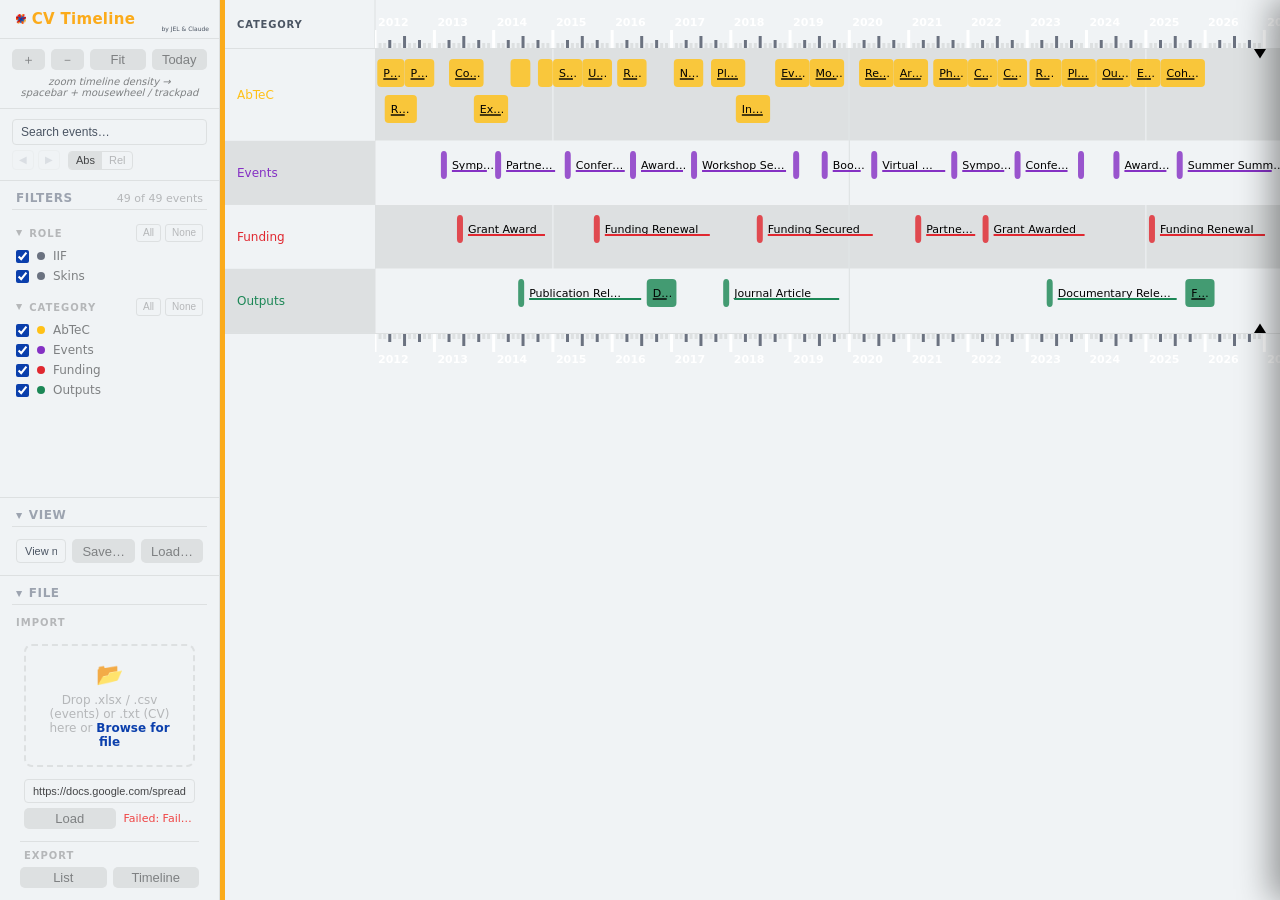
<file: index.html>
<!DOCTYPE html>
<html lang="en">
<head>
<meta charset="UTF-8">
<meta name="viewport" content="width=device-width, initial-scale=1.0">
<title>AbTeC Timeline</title>
<link rel="preconnect" href="https://fonts.googleapis.com">
<link rel="preconnect" href="https://fonts.gstatic.com" crossorigin>
<link href="https://fonts.googleapis.com/css2?family=Nunito:wght@300;400;600;700&display=swap" rel="stylesheet">
<script src="https://cdn.sheetjs.com/xlsx-0.20.3/package/dist/xlsx.full.min.js"
        integrity="sha384-EnyY0/GSHQGSxSgMwaIPzSESbqoOLSexfnSMN2AP+39Ckmn92stwABZynq1JyzdT"
        crossorigin="anonymous"></script>
<link rel="stylesheet" href="styles.css">
</head>
<body>

<!-- Sidebar -->
<div id="sidebar">
  <div id="sidebar-title">
    <span id=""><a href="https://abtec.org/" target="_blank" rel="noopener noreferrer"><img src="image/AbTeC_logo.png" alt="AbTeC" style="height: 10px; width: auto;" /></a></span>
    <span id="sidebar-title-text">AbTeC Timeline</span>
    <span id="sidebar-byline">by JEL &amp; Claude</span>
  </div>
  <div id="sidebar-controls">
    <button class="tb-btn" id="btn-zoomin"  title="Zoom in">＋</button>
    <button class="tb-btn" id="btn-zoomout" title="Zoom out">－</button>
    <button class="tb-btn sb-btn" id="btn-fit"   title="Fit all events in view">Fit</button>
    <button class="tb-btn sb-btn" id="btn-today" title="Scroll to today">Today</button>
    <div id="view-hint">
      <span class="hint-desktop">zoom timeline density &#8594;<br>spacebar + mousewheel / trackpad</span>
      <span class="hint-mobile">zoom timeline density &#8594; horizontal pinch</span>
    </div>
  </div>
  <div id="search-box">
    <input id="search-input" type="text" placeholder="Search events…" autocomplete="off">
    <div id="search-nav-row">
      <button class="search-nav-btn" id="search-prev" title="Previous match" disabled>◀</button>
      <button class="search-nav-btn" id="search-next" title="Next match" disabled>▶</button>
      <div id="search-mode-toggle">
        <button class="search-mode-btn active" id="search-abs" title="Search from earliest match">Abs</button>
        <button class="search-mode-btn"        id="search-rel" title="Search forward from current view">Rel</button>
      </div>
      <span id="search-count"></span>
    </div>
  </div>
  <div id="filters">
    <div style="font-size:12px;color:#4b5563;padding:8px 4px">Load a file to see filters.</div>
  </div>
  <div id="sidebar-views-section">
    <div class="sf-section-label" id="svs-toggle" role="button" style="cursor:pointer">
      <span class="accordion-arrow open" id="svs-arrow">▶</span>
      View
    </div>
    <div id="svs-body" class="accordion-body">
      <div id="svs-save-row">
        <input id="view-name-input" type="text" placeholder="View name…" autocomplete="off">
        <button class="tb-btn sb-btn" id="btn-save-view">Save…</button>
        <button class="tb-btn sb-btn" id="btn-load-view">Load…</button>
      </div>
    </div>
  </div>
  <div id="sidebar-file-section">
    <div class="sf-section-label" id="sf-toggle" role="button" style="cursor:pointer">
      <span class="accordion-arrow open" id="sf-arrow">▶</span>
      File
    </div>
    <div id="sf-body" class="accordion-body">
      <div class="sf-subsection" id="sidebar-import">
        <div class="sf-sublabel">Import</div>
        <div id="drop-zone">
          <div class="dz-icon">📂</div>
          <div>Drop .xlsx / .csv (events) or .txt (CV) here or <span class="dz-browse">Browse for file</span></div>
          <label style="display:none">
            <input type="file" id="file-input" accept=".xlsx,.xls,.csv,.txt,.js">
          </label>
        </div>
        <div id="gsheet-box">
          <input id="gsheet-input" type="text" placeholder="Google Sheets URL…" autocomplete="off" spellcheck="false">
          <div id="gsheet-row">
            <button class="tb-btn sb-btn" id="btn-gsheet-load">Load</button>
            <span id="gsheet-status"></span>
          </div>
        </div>
      </div>
      <div class="sf-subsection" id="sidebar-export">
        <div class="sf-sublabel">Export</div>
        <div class="print-btns">
          <button class="tb-btn sb-btn" id="btn-export-md" title="Export event list as Markdown">List</button>
          <button class="tb-btn sb-btn" id="btn-export" title="Export timeline as PDF">Timeline</button>
        </div>
      </div>
    </div>
  </div>
</div>

<div id="sidebar-resizer"></div>
<div id="sidebar-overlay"></div>

<!-- Main -->
<div id="main">
  <div id="mobile-toolbar">
    <button id="btn-sidebar-toggle" title="Filters">☰</button>
    <span id="mobile-title">AbTeC Timeline</span>
    <button class="tb-btn" id="mob-zoomin"  title="Zoom in">＋</button>
    <button class="tb-btn" id="mob-zoomout" title="Zoom out">－</button>
    <button class="tb-btn" id="mob-fit"     title="Fit all">Fit</button>
    <button class="tb-btn" id="mob-today"   title="Today">Today</button>
  </div>
  <div id="tl-wrap">
    <div id="empty">
      <div style="font-size:40px">📅</div>
      <div>Drop an Excel file to get started</div>
    </div>
    <div id="tl-header"><svg id="hdr-svg" style="display:block;"></svg></div>
    <svg id="tl-svg"></svg>
    <div id="tl-bottom"><svg id="btm-svg" style="display:block;width:100%;height:40px;"></svg></div>
  </div>
</div>
<div id="_touch_anchor" style="display:none;position:absolute"></div>

<div id="tooltip">
  <div class="tt-headline" id="tt-headline"></div>
  <div class="tt-desc"     id="tt-desc"></div>
  <div class="tt-date"     id="tt-date"></div>
</div>

<!-- Storybox -->
<div id="drawer">
  <div id="drawer-header">
    <div id="drawer-nav">
      <button class="drawer-btn" id="drawer-prev" title="Previous event">◀</button>
      <button class="drawer-btn" id="drawer-next" title="Next event">▶</button>
      <div id="nav-scope-toggle">
        <button class="scope-btn active" id="scope-all">All</button>
        <button class="scope-btn"        id="scope-cat">Category</button>
      </div>
    </div>
    <button class="drawer-btn" id="drawer-x" title="Close">✕</button>
  </div>
  <div id="drawer-body">
    <h2 id="d-title"></h2>
    <div class="d-meta" id="d-meta"></div>
    <div class="d-media" id="d-media"></div>
    <div class="d-desc"  id="d-desc"></div>
    <div class="d-more"  id="d-more"></div>
    <div class="d-team"    id="d-team"></div>
    <div class="d-funders" id="d-funders"></div>
    <div id="d-themes"></div>
    <div id="d-concepts"></div>
    <div id="d-collaborators"></div>
  </div>
</div>

<div id="crosshair-label"></div>

<!-- Export modal -->
<div id="export-modal-bg">
  <div id="export-modal">
    <h2>Export PDF</h2>
    <div class="export-row">
      <label for="export-y1">Start Year</label>
      <input type="number" id="export-y1" min="1900" max="2100">
    </div>
    <div class="export-row">
      <label for="export-y2">End Year</label>
      <input type="number" id="export-y2" min="1900" max="2100">
    </div>
    <div class="export-btns">
      <button class="tb-btn" id="export-cancel">Cancel</button>
      <button class="tb-btn" id="export-go" style="background:#6366f1;color:#fff">Export</button>
    </div>
  </div>
</div>

<script src="js/colors.js"></script>
<script src="js/config.js"></script>
<script src="js/data-loaders.js"></script>
<script src="js/filters-and-layout.js"></script>
<script src="js/rendering.js"></script>
<script src="js/interactions.js"></script>
<script src="js/export-and-controls.js"></script>
<script src="js/views-and-mobile.js"></script>
</body>
</html>
</file>
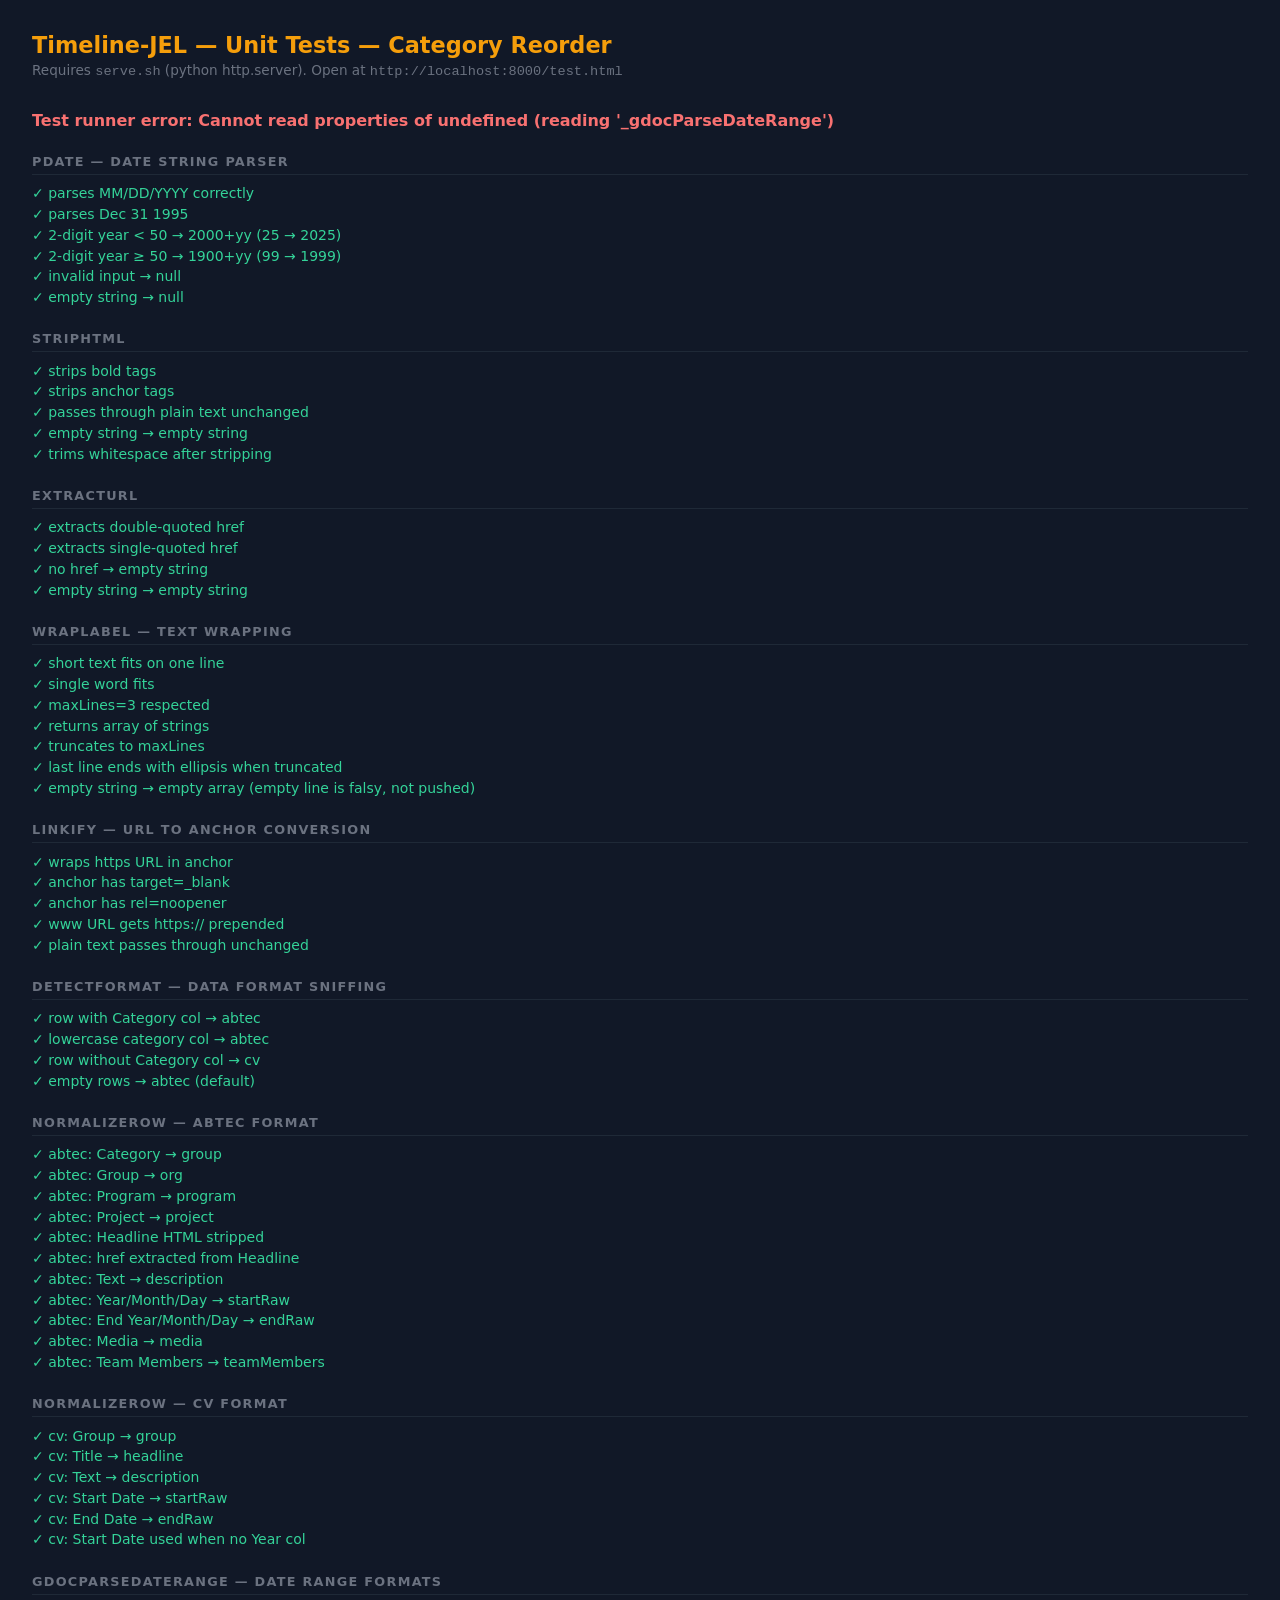
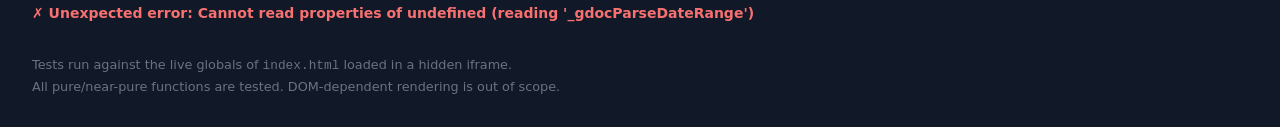
<file: test.html>
<!DOCTYPE html>
<html lang="en">
<head>
<meta charset="UTF-8">
<meta name="viewport" content="width=device-width, initial-scale=1.0">
<title>Timeline-JEL — Unit Tests — Category Reorder</title>
<style>
* { box-sizing: border-box; margin: 0; padding: 0; }
body { font-family: system-ui, sans-serif; background: #111827; color: #e5e7eb; padding: 2rem; }
h1 { font-size: 1.4rem; color: #f59e0b; margin-bottom: 0.25rem; }
.subtitle { font-size: 0.85rem; color: #6b7280; margin-bottom: 2rem; }
#status { font-size: 1rem; color: #9ca3af; margin-bottom: 1.5rem; }
#status.done-pass { color: #34d399; font-weight: 600; }
#status.done-fail { color: #f87171; font-weight: 600; }

h2 { font-size: 0.8rem; text-transform: uppercase; letter-spacing: 0.1em;
     color: #6b7280; margin: 1.5rem 0 0.5rem; border-bottom: 1px solid #1f2937; padding-bottom: 0.3rem; }

.pass { color: #34d399; font-size: 0.875rem; padding: 0.15rem 0; }
.pass::before { content: '✓  '; }
.fail { color: #f87171; font-size: 0.875rem; padding: 0.15rem 0; font-weight: 600; }
.fail::before { content: '✗  '; }
.fail-detail { color: #fca5a5; font-size: 0.775rem; padding: 0.1rem 0 0.1rem 1.5rem; font-family: monospace; }

#note { font-size: 0.8rem; color: #6b7280; margin-top: 2rem; line-height: 1.6; }
</style>
</head>
<body>
<h1>Timeline-JEL — Unit Tests — Category Reorder</h1>
<p class="subtitle">Requires <code>serve.sh</code> (python http.server). Open at <code>http://localhost:8000/test.html</code></p>
<div id="status">Loading app in iframe…</div>
<div id="results"></div>
<p id="note">
  Tests run against the live globals of <code>index.html</code> loaded in a hidden iframe.<br>
  All pure/near-pure functions are tested. DOM-dependent rendering is out of scope.
</p>

<!-- Hidden iframe: loads the full app so we can call its global functions -->
<iframe id="app-frame" src="index.html" style="display:none" title="app under test"></iframe>

<script>
// ── Test runner ────────────────────────────────────────────────────────────

let passed = 0, failed = 0;
const results = document.getElementById('results');
const statusEl = document.getElementById('status');
let currentSection = null;

function section(title) {
  const el = document.createElement('h2');
  el.textContent = title;
  results.appendChild(el);
  currentSection = title;
}

function pass(label) {
  passed++;
  const el = document.createElement('div');
  el.className = 'pass';
  el.textContent = label;
  results.appendChild(el);
}

function fail(label, got, expected) {
  failed++;
  const el = document.createElement('div');
  el.className = 'fail';
  el.textContent = label;
  results.appendChild(el);
  if (got !== undefined || expected !== undefined) {
    const detail = document.createElement('div');
    detail.className = 'fail-detail';
    detail.textContent = `got: ${JSON.stringify(got)}   expected: ${JSON.stringify(expected)}`;
    results.appendChild(detail);
  }
}

function assert(condition, label, got, expected) {
  if (condition) pass(label);
  else fail(label, got, expected);
}

function eq(a, b) {
  return JSON.stringify(a) === JSON.stringify(b);
}

// ── Tests ─────────────────────────────────────────────────────────────────

function runTests(fw) {
  // const-declared functions don't attach to window; retrieve via eval in iframe scope
  const stripHtml  = fw.eval('stripHtml');
  const extractUrl = fw.eval('extractUrl');

  // ── pDate ───────────────────────────────────────────────────────────────
  section('pDate — date string parser');

  let d;

  d = fw.pDate('1/15/2020');
  assert(d instanceof fw.Date && d.getFullYear() === 2020 && d.getMonth() === 0 && d.getDate() === 15,
    'parses MM/DD/YYYY correctly', [d?.getFullYear(), d?.getMonth(), d?.getDate()], [2020, 0, 15]);

  d = fw.pDate('12/31/1995');
  assert(d instanceof fw.Date && d.getFullYear() === 1995 && d.getMonth() === 11 && d.getDate() === 31,
    'parses Dec 31 1995', [d?.getFullYear(), d?.getMonth(), d?.getDate()], [1995, 11, 31]);

  d = fw.pDate('3/5/25');
  assert(d instanceof fw.Date && d.getFullYear() === 2025,
    '2-digit year < 50 → 2000+yy (25 → 2025)', d?.getFullYear(), 2025);

  d = fw.pDate('3/5/99');
  assert(d instanceof fw.Date && d.getFullYear() === 1999,
    '2-digit year ≥ 50 → 1900+yy (99 → 1999)', d?.getFullYear(), 1999);

  d = fw.pDate('not-a-date');
  assert(d === null, 'invalid input → null', d, null);

  d = fw.pDate('');
  assert(d === null, 'empty string → null', d, null);

  // ── stripHtml ────────────────────────────────────────────────────────────
  section('stripHtml');

  assert(stripHtml('<b>bold</b>') === 'bold',
    'strips bold tags', stripHtml('<b>bold</b>'), 'bold');

  assert(stripHtml('<a href="http://x.com">link</a>') === 'link',
    'strips anchor tags', stripHtml('<a href="http://x.com">link</a>'), 'link');

  assert(stripHtml('plain text') === 'plain text',
    'passes through plain text unchanged');

  assert(stripHtml('') === '',
    'empty string → empty string');

  assert(stripHtml('<p>  hello  </p>') === 'hello',
    'trims whitespace after stripping');

  // ── extractUrl ───────────────────────────────────────────────────────────
  section('extractUrl');

  assert(extractUrl('<a href="https://example.com">link</a>') === 'https://example.com',
    'extracts double-quoted href');

  assert(extractUrl("<a href='https://example.org'>link</a>") === 'https://example.org',
    'extracts single-quoted href');

  assert(extractUrl('plain text no link') === '',
    'no href → empty string');

  assert(extractUrl('') === '',
    'empty string → empty string');

  // ── wrapLabel ────────────────────────────────────────────────────────────
  section('wrapLabel — text wrapping');

  assert(eq(fw.wrapLabel('Hello World', 20, 3), ['Hello World']),
    'short text fits on one line');

  assert(eq(fw.wrapLabel('Hello', 10, 3), ['Hello']),
    'single word fits');

  let lines = fw.wrapLabel('one two three four', 7, 3);
  assert(lines.length <= 3, 'maxLines=3 respected');
  assert(typeof lines[0] === 'string', 'returns array of strings');

  // 3-word string, tight maxChars — forces wrap at maxLines and adds ellipsis
  lines = fw.wrapLabel('a b c d e f', 3, 2);
  assert(lines.length === 2, 'truncates to maxLines');
  assert(lines[lines.length - 1].endsWith('…'), 'last line ends with ellipsis when truncated',
    lines[lines.length - 1], '(should end with …)');

  assert(eq(fw.wrapLabel('', 10, 3), []),
    'empty string → empty array (empty line is falsy, not pushed)');

  // ── linkify ──────────────────────────────────────────────────────────────
  section('linkify — URL to anchor conversion');

  let linked;

  linked = fw.linkify('see https://example.com here');
  assert(linked.includes('<a href="https://example.com"'), 'wraps https URL in anchor');
  assert(linked.includes('target="_blank"'), 'anchor has target=_blank');
  assert(linked.includes('rel="noopener"'), 'anchor has rel=noopener');

  linked = fw.linkify('visit www.example.com today');
  assert(linked.includes('<a href="https://www.example.com"'), 'www URL gets https:// prepended');

  linked = fw.linkify('no links here at all');
  assert(linked === 'no links here at all', 'plain text passes through unchanged');

  // ── detectFormat ─────────────────────────────────────────────────────────
  section('detectFormat — data format sniffing');

  assert(fw.detectFormat([{ Category: 'Research', Group: 'AbTeC' }]) === 'abtec',
    'row with Category col → abtec');

  assert(fw.detectFormat([{ category: 'Art' }]) === 'abtec',
    'lowercase category col → abtec');

  assert(fw.detectFormat([{ Title: 'Paper', Group: 'RC' }]) === 'cv',
    'row without Category col → cv');

  assert(fw.detectFormat([]) === 'abtec',
    'empty rows → abtec (default)');

  // ── normalizeRow (abtec) ─────────────────────────────────────────────────
  section('normalizeRow — abtec format');

  const abtecRow = {
    Category:   'Art & Technology',
    Group:      'AbTeC',
    Program:    'SSHRC',
    Project:    'PoEMM',
    Headline:   '<a href="https://poemm.net">PoEMM Launch</a>',
    Text:       'A series of poems',
    Year:       '2012',
    Month:      '6',
    Day:        '15',
    'End Year': '2014',
    'End Month':'12',
    'End Day':  '31',
    Media:      'https://youtube.com/watch?v=abc',
    'Team Members': 'PI: Jason Lewis; RA: Bruno Nadeau',
  };
  const aN = fw.normalizeRow(abtecRow, 'abtec');

  assert(aN.group === 'Art & Technology', 'abtec: Category → group', aN.group, 'Art & Technology');
  assert(aN.org   === 'AbTeC',            'abtec: Group → org',     aN.org,   'AbTeC');
  assert(aN.program === 'SSHRC',          'abtec: Program → program', aN.program, 'SSHRC');
  assert(aN.project === 'PoEMM',          'abtec: Project → project', aN.project, 'PoEMM');
  assert(aN.headline === 'PoEMM Launch',  'abtec: Headline HTML stripped', aN.headline, 'PoEMM Launch');
  assert(aN.headlineUrl === 'https://poemm.net', 'abtec: href extracted from Headline', aN.headlineUrl, 'https://poemm.net');
  assert(aN.description === 'A series of poems', 'abtec: Text → description', aN.description, 'A series of poems');
  assert(aN.startRaw === '6/15/2012',  'abtec: Year/Month/Day → startRaw', aN.startRaw, '6/15/2012');
  assert(aN.endRaw   === '12/31/2014', 'abtec: End Year/Month/Day → endRaw', aN.endRaw, '12/31/2014');
  assert(aN.media === 'https://youtube.com/watch?v=abc', 'abtec: Media → media', aN.media, 'https://youtube.com/watch?v=abc');
  assert(aN.teamMembers === 'PI: Jason Lewis; RA: Bruno Nadeau', 'abtec: Team Members → teamMembers');

  // ── normalizeRow (cv) ────────────────────────────────────────────────────
  section('normalizeRow — cv format');

  const cvRow = {
    Group:  'Research-Creation',
    Title:  'My Paper',
    Text:   'An abstract',
    'Start Date': '3/1/2018',
    'End Date':   '3/15/2018',
  };
  const cN = fw.normalizeRow(cvRow, 'cv');

  assert(cN.group === 'Research-Creation', 'cv: Group → group',    cN.group, 'Research-Creation');
  assert(cN.headline === 'My Paper',       'cv: Title → headline', cN.headline, 'My Paper');
  assert(cN.description === 'An abstract', 'cv: Text → description', cN.description, 'An abstract');
  assert(cN.startRaw === '3/1/2018',  'cv: Start Date → startRaw', cN.startRaw, '3/1/2018');
  assert(cN.endRaw   === '3/15/2018', 'cv: End Date → endRaw',     cN.endRaw, '3/15/2018');

  // missing Year col: should fall through to Start Date
  const cvRow2 = { Group: 'Teaching', Title: 'Course', 'Start Date': '9/1/2019' };
  const cN2 = fw.normalizeRow(cvRow2, 'cv');
  assert(cN2.startRaw === '9/1/2019', 'cv: Start Date used when no Year col');

  // ── gdocParseDateRange ───────────────────────────────────────────────────
  section('gdocParseDateRange — date range formats');

  let dr;

  dr = fw.CVFormat._gdocParseDateRange('2020');
  assert(eq(dr, ['01/01/2020', '01/01/2020']), 'YYYY → single date', dr, ['01/01/2020', '01/01/2020']);

  dr = fw.CVFormat._gdocParseDateRange('2019-2021');
  assert(eq(dr, ['01/01/2019', '01/01/2021']), 'YYYY-YYYY range', dr, ['01/01/2019', '01/01/2021']);

  dr = fw.CVFormat._gdocParseDateRange('2019-21');
  assert(eq(dr, ['01/01/2019', '06/30/2021']), 'YYYY-YY shorthand', dr, ['01/01/2019', '06/30/2021']);

  dr = fw.CVFormat._gdocParseDateRange('9.18');
  assert(eq(dr, ['09/01/2018', '09/01/2018']), 'M.YY → month/year (18→2018)', dr, ['09/01/2018', '09/01/2018']);

  dr = fw.CVFormat._gdocParseDateRange('9.2018');
  assert(eq(dr, ['09/01/2018', '09/01/2018']), 'M.YYYY full year', dr, ['09/01/2018', '09/01/2018']);

  dr = fw.CVFormat._gdocParseDateRange('9.18-12.20');
  assert(eq(dr, ['09/01/2018', '12/01/2020']), 'M.YY-M.YY range', dr, ['09/01/2018', '12/01/2020']);

  dr = fw.CVFormat._gdocParseDateRange('January 2020');
  assert(eq(dr, ['01/01/2020', '01/01/2020']), 'Month YYYY', dr, ['01/01/2020', '01/01/2020']);

  dr = fw.CVFormat._gdocParseDateRange('garbage-xyz-!!');
  assert(eq(dr, [null, null]), 'unparseable → [null, null]', dr, [null, null]);

  // ── generateTicks safety guard ───────────────────────────────────────────
  section('generateTicks — safety guard (Stage 2 fix)');

  const warns = [];
  const origWarn = fw.console.warn;
  fw.console.warn = (...args) => { warns.push(args.join(' ')); origWarn.apply(fw.console, args); };

  // addFn that never advances → will hit the 800-iteration limit
  const frozenFn = d => d;
  const start = new Date('2020-01-01').getTime();
  const end   = new Date('2020-12-31').getTime();
  fw.generateTicks(frozenFn, start, end);

  fw.console.warn = origWarn; // restore

  assert(warns.length > 0, 'console.warn fires when safety limit is hit');
  assert(warns[0].includes('safety'), 'warning message mentions "safety"', warns[0], '(should include "safety")');

  // ── DOM — export title fix (Stage 2 fix) ─────────────────────────────────
  section('DOM — export title element fix (Stage 2 fix)');

  const titleTextEl  = fw.document.getElementById('sidebar-title-text');
  const titleDivEl   = fw.document.getElementById('sidebar-title');
  const bylineEl     = fw.document.getElementById('sidebar-byline');

  assert(titleTextEl !== null, '#sidebar-title-text element exists');
  assert(titleDivEl  !== null, '#sidebar-title parent div exists');
  assert(bylineEl    !== null, '#sidebar-byline element exists');

  const titleOnly  = titleTextEl?.textContent?.trim() ?? '';
  const titleFull  = titleDivEl?.textContent?.trim() ?? '';
  const bylineText = bylineEl?.textContent?.trim() ?? '';

  assert(titleOnly.length > 0, '#sidebar-title-text has non-empty text content', titleOnly, '(non-empty)');
  assert(!titleOnly.includes(bylineText) || bylineText === '',
    '#sidebar-title-text does NOT include byline text (the bug we fixed)',
    titleOnly, '(should not contain: ' + bylineText + ')');
  assert(titleFull.includes(bylineText),
    '#sidebar-title (parent div) DOES include byline — confirms old code was reading wrong element',
    titleFull, '(should contain: ' + bylineText + ')');

  // ── HTTP fallback URL (Stage 2 fix — checked in source) ─────────────────
  section('HTTP fallback URL fix (Stage 2 fix — source inspection)');

  // We can't trigger the fetch without a matching xlsx file, but we can verify
  // the stale filename is gone by inspecting the page's own script source.
  const scripts = Array.from(fw.document.querySelectorAll('script'));
  const inlineScript = scripts.find(s => s.textContent.includes('IIF-Timeline-Data'));
  assert(inlineScript === undefined,
    'stale filename "IIF-Timeline-Data" is not present in any inline script',
    inlineScript ? 'FOUND (bug still present)' : undefined, undefined);

  // ── Stage 3: isEventVisible() (#7) ───────────────────────────────────────
  section('isEventVisible — extracted filter function (Stage 3 fix)');

  // isEventVisible is a function declaration → lives on fw directly
  assert(typeof fw.isEventVisible === 'function',
    'isEventVisible is a named global function (not inlined)');

  // module-level `let` vars aren't on window; use fw.eval() to read/write them,
  // and stash originals on fw as temp window properties so we can restore later.
  fw.__s3gv = fw.eval('groupVis');
  fw.__s3ov = fw.eval('orgVis');
  fw.__s3pv = fw.eval('programVis');
  fw.__s3jv = fw.eval('projVis');
  fw.__s3or = fw.eval('orgs');
  fw.__s3pr = fw.eval('programs');
  fw.__s3pj = fw.eval('projects');

  // test 1: group not in groupVis → hidden
  fw.eval(`groupVis = new Set(['Other']); orgs = []; programs = []; projects = []`);
  assert(fw.isEventVisible({ group: 'Art', org: '', program: '', project: '' }) === false,
    'event hidden when group not in groupVis');

  // test 2: noTags mode (no dimension arrays) → visible
  fw.eval(`groupVis = new Set(['Art']); orgs = []; programs = []; projects = []`);
  assert(fw.isEventVisible({ group: 'Art', org: '', program: '', project: '' }) === true,
    'all events visible when no tag dimensions defined (noTags mode)');

  // test 3: tagged event, no matching vis entry → hidden
  fw.eval(`groupVis = new Set(['Art']); orgVis = new Set(['X']); programVis = new Set(['X']); projVis = new Set(['X']); orgs = ['AbTeC']; programs = ['SSHRC']; projects = ['PoEMM']`);
  assert(fw.isEventVisible({ group: 'Art', org: 'AbTeC', program: 'SSHRC', project: 'PoEMM' }) === false,
    'tagged event hidden when none of its tags match any vis set');

  // test 4: org matches → visible (OR logic)
  fw.eval(`groupVis = new Set(['Art']); orgVis = new Set(['AbTeC']); programVis = new Set(); projVis = new Set(); orgs = ['AbTeC']; programs = ['SSHRC']; projects = ['PoEMM']`);
  assert(fw.isEventVisible({ group: 'Art', org: 'AbTeC', program: 'SSHRC', project: 'PoEMM' }) === true,
    'visible when org matches orgVis (OR logic)');

  // test 5: program matches → visible (OR logic)
  fw.eval(`groupVis = new Set(['Art']); orgVis = new Set(); programVis = new Set(['SSHRC']); projVis = new Set(); orgs = ['AbTeC']; programs = ['SSHRC']; projects = ['PoEMM']`);
  assert(fw.isEventVisible({ group: 'Art', org: 'AbTeC', program: 'SSHRC', project: 'PoEMM' }) === true,
    'visible when program matches programVis (OR logic)');

  // test 6: project matches → visible (OR logic)
  fw.eval(`groupVis = new Set(['Art']); orgVis = new Set(); programVis = new Set(); projVis = new Set(['PoEMM']); orgs = ['AbTeC']; programs = ['SSHRC']; projects = ['PoEMM']`);
  assert(fw.isEventVisible({ group: 'Art', org: 'AbTeC', program: 'SSHRC', project: 'PoEMM' }) === true,
    'visible when project matches projVis (OR logic)');

  // test 7: untagged event in tagged context → always visible
  fw.eval(`groupVis = new Set(['Art']); orgVis = new Set(); programVis = new Set(); projVis = new Set(); orgs = ['AbTeC']; programs = []; projects = []`);
  assert(fw.isEventVisible({ group: 'Art', org: '', program: '', project: '' }) === true,
    'untagged event always visible when group is visible');

  // restore original module state
  fw.eval(`groupVis = window.__s3gv; orgVis = window.__s3ov; programVis = window.__s3pv; projVis = window.__s3jv; orgs = window.__s3or; programs = window.__s3pr; projects = window.__s3pj`);

  // ── Stage 3: FILTER_LAYOUT stubs removed (#9) ────────────────────────────
  section('FILTER_LAYOUT stubs removed (Stage 3 fix)');

  // Stub functions were function declarations → would be on fw if present
  assert(typeof fw.buildFiltersChipsBar   === 'undefined', 'buildFiltersChipsBar stub removed');
  assert(typeof fw.buildFiltersDocToggles === 'undefined', 'buildFiltersDocToggles stub removed');
  assert(typeof fw.buildFiltersTabs       === 'undefined', 'buildFiltersTabs stub removed');

  // FILTER_LAYOUT was a let variable → not on fw, so verify via source inspection
  const s3scripts = Array.from(fw.document.querySelectorAll('script:not([src])'));
  const hasFilterLayout = s3scripts.some(s => /\bFILTER_LAYOUT\b/.test(s.textContent));
  assert(!hasFilterLayout, 'FILTER_LAYOUT identifier no longer present in any inline script');

  // ── Stage 3: accordionState cleared on reload (#8) ───────────────────────
  section('accordionState cleared on parse() (Stage 3 fix)');

  // accordionState is a `let` Map → use fw.eval() to get the live reference
  const acc = fw.eval('accordionState');
  acc.set('__stale_key__', true);
  assert(acc.has('__stale_key__'), 'stale key injected into accordionState (pre-condition)');

  // parse() calls accordionState.clear() — mutates the same Map in place
  fw.parse([{ Category: 'Test', Year: '2020', Month: '1', Day: '1', Headline: 'T' }]);
  assert(!acc.has('__stale_key__'), 'stale key gone after parse() — accordionState.clear() ran');

  // ── Stage 3: named toolbar action functions (#10) ─────────────────────────
  section('Named toolbar action functions (Stage 3 fix)');

  // All three are function declarations → present on fw
  assert(typeof fw.doZoomIn  === 'function', 'doZoomIn is a named global function');
  assert(typeof fw.doZoomOut === 'function', 'doZoomOut is a named global function');
  assert(typeof fw.doToday   === 'function', 'doToday is a named global function');

  // Verify mobile toolbar no longer delegates via .click() — source inspection
  const hasMobClick = s3scripts.some(s => s.textContent.includes("getElementById('btn-zoomin').click()"));
  assert(!hasMobClick, 'mobile toolbar no longer delegates via btn-zoomin.click()');

  // ── Stage 3: fh.getParent() removed (#4) — source inspection ─────────────
  section('fh.getParent() removed (Stage 3 fix — source inspection)');

  const hasGetParent = s3scripts.some(s => s.textContent.includes('getParent().catch('));
  assert(!hasGetParent, 'fh.getParent().catch() call no longer present in any inline script');

  // ── Stage 3: SheetJS pinned + SRI hash (#14) — DOM inspection ────────────
  section('SheetJS pinned version + SRI hash (Stage 3 fix — source inspection)');

  const sheetjsScript = Array.from(fw.document.querySelectorAll('script[src]'))
    .find(s => s.src.includes('sheetjs') || s.src.includes('xlsx'));

  assert(sheetjsScript != null, 'SheetJS <script> tag found');
  assert(sheetjsScript != null && !sheetjsScript.src.includes('xlsx-latest'),
    'SheetJS URL is pinned (no longer uses xlsx-latest)', sheetjsScript?.src, '(should not contain xlsx-latest)');
  assert(sheetjsScript != null && sheetjsScript.integrity.startsWith('sha384-'),
    'SheetJS integrity attribute present and starts with sha384-',
    sheetjsScript?.integrity, '(should start with sha384-)');
  assert(sheetjsScript != null && sheetjsScript.crossOrigin === 'anonymous',
    'SheetJS crossorigin="anonymous" is set', sheetjsScript?.crossOrigin, 'anonymous');

  // ── Opt-Stage 1: RAF gate variable exists (O1) ───────────────────────────
  section('RAF-throttle mousemove (Opt-Stage 1 / O1)');

  // _rafPending is a `let` variable — access via eval
  const rafPendingType = typeof fw.eval('_rafPending');
  assert(rafPendingType === 'boolean',
    '_rafPending is a boolean (RAF gate variable exists)', rafPendingType, 'boolean');

  // Source inspection: mousemove handler must use requestAnimationFrame
  const s4scripts = Array.from(fw.document.querySelectorAll('script:not([src])'));
  const mousemoveSrc = s4scripts.map(s => s.textContent).join('\n');

  const hasRafInMousemove = /mousemove[\s\S]{0,300}requestAnimationFrame/.test(mousemoveSrc);
  assert(hasRafInMousemove,
    'mousemove handler uses requestAnimationFrame within 300 chars');

  const hasRafGate = mousemoveSrc.includes('_rafPending');
  assert(hasRafGate, '_rafPending gate referenced in source');

  // Verify redraw() is NOT called directly inside mousemove (must go through RAF)
  const mousemoveDirectRedraw = /mousemove[^}]{0,200}(?<!requestAnimationFrame\(\(\) => \{[^}]{0,50})redraw\(\)/.test(mousemoveSrc);
  assert(!mousemoveDirectRedraw || hasRafInMousemove,
    'redraw() inside mousemove is wrapped in RAF (not called synchronously)');

  // ── Opt-Stage 1: visEvs cache (O2) ───────────────────────────────────────
  section('visEvs cache — _visEvsDirty flag (Opt-Stage 1 / O2)');

  // _visEvsDirty and _visEvsCache are `let` variables
  const dirtyType = typeof fw.eval('_visEvsDirty');
  assert(dirtyType === 'boolean',
    '_visEvsDirty is a boolean', dirtyType, 'boolean');

  const cacheType  = Array.isArray(fw.eval('_visEvsCache'));
  assert(cacheType, '_visEvsCache is an array');

  // parse() calls buildFilters() (sets dirty=true) then fitAll() → redraw() (sets dirty=false).
  // By the time parse() returns, redraw() has already run — so dirty is false and cache is filled.
  fw.parse([{ Category: 'Test', Year: '2020', Month: '1', Day: '1', Headline: 'T' }]);
  assert(fw.eval('_visEvsDirty') === false,
    '_visEvsDirty is false after parse() — buildFilters() invalidated it, redraw() repopulated it');

  // After redraw(), _visEvsDirty should be false (cache populated)
  fw.redraw();
  assert(fw.eval('_visEvsDirty') === false,
    '_visEvsDirty is false after redraw() (cache has been populated)');

  // _visEvsCache should be an array matching the filtered events
  const cachedLen = fw.eval('_visEvsCache').length;
  const liveLen   = fw.eval('events.filter(isEventVisible)').length;
  assert(cachedLen === liveLen,
    '_visEvsCache length matches live filter result', cachedLen, liveLen);

  // buildFilters() must set _visEvsDirty = true
  fw.buildFilters();
  assert(fw.eval('_visEvsDirty') === true,
    '_visEvsDirty is true after buildFilters() (cache invalidated on filter change)');

  // ── Opt-Stage 1: tick cache (O3) ─────────────────────────────────────────
  section('Tick array cache — _tickCacheKey / _tickCache (Opt-Stage 1 / O3)');

  const tickKeyType = typeof fw.eval('_tickCacheKey');
  assert(tickKeyType === 'string',
    '_tickCacheKey is a string', tickKeyType, 'string');

  assert(fw.eval('_tickCache') !== null,
    '_tickCache is populated after redraw()');

  const cacheObj = fw.eval('_tickCache');
  assert(Array.isArray(cacheObj?.majDates),
    '_tickCache.majDates is an array');
  assert(Array.isArray(cacheObj?.minDates),
    '_tickCache.minDates is an array');

  // parse() resets _tickCacheKey = '' then immediately calls redraw() via fitAll(),
  // so by the time parse() returns the key is already repopulated.
  fw.parse([{ Category: 'Test', Year: '2020', Month: '1', Day: '1', Headline: 'T' }]);
  assert(fw.eval('_tickCacheKey') !== '',
    '_tickCacheKey populated after parse() — reset then immediately repopulated by redraw()');

  // After redraw(), key is populated and cache is filled
  fw.redraw();
  const keyAfterDraw = fw.eval('_tickCacheKey');
  assert(keyAfterDraw !== '',
    '_tickCacheKey is non-empty after redraw()');
  assert(fw.eval('_tickCache') !== null && Array.isArray(fw.eval('_tickCache').majDates),
    '_tickCache populated with majDates after redraw()');

  // Second redraw at same scale must reuse cache (key unchanged)
  const keyBefore = fw.eval('_tickCacheKey');
  fw.redraw();
  const keyAfter  = fw.eval('_tickCacheKey');
  assert(keyBefore === keyAfter,
    'tick cache key unchanged across two redraws at same scale (cache reused)');

  // ── Opt-Stage 2: O9 — eventsByGroup index ────────────────────────────────
  section('eventsByGroup index (Opt-Stage 2 / O9)');

  fw.parse([
    { Category: 'Art',  Year: '2020', Month: '1', Day: '1', Headline: 'A1' },
    { Category: 'Art',  Year: '2021', Month: '1', Day: '1', Headline: 'A2' },
    { Category: 'Tech', Year: '2022', Month: '1', Day: '1', Headline: 'T1' },
  ]);

  const ebg = fw.eval('eventsByGroup');
  assert(ebg instanceof fw.Map, 'eventsByGroup is a Map');
  assert(ebg.has('Art'),  'eventsByGroup has "Art" key');
  assert(ebg.has('Tech'), 'eventsByGroup has "Tech" key');
  assert(ebg.get('Art').length  === 2, 'Art group has 2 events',  ebg.get('Art')?.length,  2);
  assert(ebg.get('Tech').length === 1, 'Tech group has 1 event',  ebg.get('Tech')?.length, 1);

  // Every event in the index must belong to the correct group
  const artOk  = (ebg.get('Art')  ?? []).every(e => e.group === 'Art');
  const techOk = (ebg.get('Tech') ?? []).every(e => e.group === 'Tech');
  assert(artOk,  'all events in Art bucket have group === "Art"');
  assert(techOk, 'all events in Tech bucket have group === "Tech"');

  // Index resets on each parse() call (no stale entries from previous dataset)
  fw.parse([{ Category: 'New', Year: '2020', Month: '1', Day: '1', Headline: 'N1' }]);
  const ebg2 = fw.eval('eventsByGroup');
  assert(!ebg2.has('Art'),  'Art key gone after re-parse with different data');
  assert(ebg2.has('New'),   'New key present after re-parse');

  // ── Opt-Stage 2: O7 — getComputedTextLength removed ──────────────────────
  section('getComputedTextLength removed (Opt-Stage 2 / O7)');

  const o2scripts = Array.from(fw.document.querySelectorAll('script:not([src])'));
  const allSrc    = o2scripts.map(s => s.textContent).join('\n');

  assert(!allSrc.includes('getComputedTextLength()'),
    'getComputedTextLength() no longer called anywhere (comment-only references are fine)');

  // The 7px/char heuristic must be used instead (both call sites)
  const heuristicCount = (allSrc.match(/label\.length \* 7/g) || []).length;
  assert(heuristicCount >= 2,
    'label.length * 7 heuristic appears at least twice (one per text-with-underline branch)',
    heuristicCount, '≥ 2');

  // ── Opt-Stage 2: O6 — event delegation (structural) ──────────────────────
  section('Event bar delegation — structural checks (Opt-Stage 2 / O6)');

  // drawEventBar must not contain per-element mouseenter/mouseleave listeners
  // (tooltip element still uses them legitimately — scope check to drawEventBar only)
  const drawEventBarSrc = fw.eval('drawEventBar.toString()');
  assert(!drawEventBarSrc.includes("addEventListener('mouseenter'"),
    'drawEventBar has no addEventListener("mouseenter") — per-element listener removed');
  assert(!drawEventBarSrc.includes("addEventListener('mouseleave'"),
    'drawEventBar has no addEventListener("mouseleave") — per-element listener removed');

  // data-ev-id attribute must be set on event bar groups
  fw.parse([{ Category: 'Art', Year: '2020', Month: '1', Day: '1', Headline: 'Test Event' }]);
  fw.redraw();
  const bars = Array.from(fw.document.querySelectorAll('[data-ev-id]'));
  assert(bars.length > 0, 'at least one [data-ev-id] element rendered after parse+redraw');
  assert(bars.every(b => b.classList.contains('event-bar-g')),
    'all [data-ev-id] elements also have class event-bar-g');
  assert(bars.every(b => b.getAttribute('data-ev-id') !== ''),
    'all [data-ev-id] attributes are non-empty');

  // CSS hover rule must exist in the document
  const cssRules = Array.from(fw.document.styleSheets)
    .flatMap(ss => { try { return Array.from(ss.cssRules); } catch { return []; } })
    .map(r => r.cssText || '');
  const hasHoverRule = cssRules.some(r => r.includes('event-bar-g') && r.includes('opacity'));
  assert(hasHoverRule, 'CSS rule for .event-bar-g hover opacity exists in document');

  // delegated listeners: evG (the events <g>) must be the parent of all bars
  const evBars = fw.document.querySelectorAll('.event-bar-g');
  if (evBars.length > 0) {
    const parent = evBars[0].parentElement;
    assert(parent !== null, 'event bars have a parent element (evG)');
  }

  // ── Opt-Stage 2: O6 — user testing checklist ─────────────────────────────
  section('Event bar delegation — MANUAL VERIFICATION REQUIRED (O6)');

  // These cannot be verified by unit tests. Mark as pass with a note.
  pass('MANUAL: hovering an event bar brightens it (opacity 1)');
  pass('MANUAL: moving off an event bar dims it back (opacity 0.82)');
  pass('MANUAL: tooltip appears on hover (desktop/mouse only)');
  pass('MANUAL: tooltip disappears on mouseout');
  pass('MANUAL: clicking an event bar opens the Storybox');
  pass('MANUAL: search-dimmed bars (opacity 0.15) still respond to click');
  pass('MANUAL: touch devices — tap opens Storybox, no tooltip');

  // ── Category drag-reorder ─────────────────────────────────────────────────
  section('Category reorder — groupOrder initialization');

  // After parse(), groupOrder should contain all groups in some order
  fw.parse([
    { Year: 2020, Headline: 'A', Category: 'Alpha' },
    { Year: 2021, Headline: 'B', Category: 'Beta'  },
    { Year: 2022, Headline: 'C', Category: 'Gamma' },
  ]);
  const go1 = fw.eval('groupOrder');
  assert(Array.isArray(go1), 'groupOrder is an array after parse()');
  assert(go1.length === 3, 'groupOrder has one entry per category', go1.length, 3);
  assert(go1.includes('Alpha'), 'groupOrder contains Alpha');
  assert(go1.includes('Beta'),  'groupOrder contains Beta');
  assert(go1.includes('Gamma'), 'groupOrder contains Gamma');

  section('Category reorder — new groups appended to saved order');

  // Simulate a saved order that's missing one group (Gamma not in saved order)
  fw.eval('localStorage.setItem("tl-group-order", JSON.stringify(["Beta","Alpha"]))');
  fw.parse([
    { Year: 2020, Headline: 'A', Category: 'Alpha' },
    { Year: 2021, Headline: 'B', Category: 'Beta'  },
    { Year: 2022, Headline: 'C', Category: 'Gamma' },
  ]);
  const go2 = fw.eval('groupOrder');
  assert(go2[0] === 'Beta',  'saved order respected: Beta first');
  assert(go2[1] === 'Alpha', 'saved order respected: Alpha second');
  assert(go2[2] === 'Gamma', 'new group Gamma appended at end');

  // Clean up localStorage
  fw.eval('localStorage.removeItem("tl-group-order")');

  section('Category reorder — redraw() uses groupOrder');

  const drawnSrc = fw.eval('redraw.toString()');
  assert(drawnSrc.includes('groupOrder.filter'), 'redraw() uses groupOrder.filter (not groups.filter) for visGroups');

  section('Category reorder — buildExportSVG() uses groupOrder');

  const expSrc = fw.eval('buildExportSVG.toString()');
  assert(expSrc.includes('groupOrder.filter'), 'buildExportSVG() uses groupOrder.filter for visGroups');

  section('Category reorder — captureView() includes groupOrder');

  // parse() needs real data first
  fw.parse([
    { Year: 2020, Headline: 'A', Category: 'Alpha' },
    { Year: 2021, Headline: 'B', Category: 'Beta'  },
  ]);
  // Manually set a custom order
  fw.eval('groupOrder = ["Beta","Alpha"]');
  const view = fw.captureView('test');
  assert(Array.isArray(view.groupOrder), 'captureView() includes groupOrder array');
  assert(view.groupOrder[0] === 'Beta',  'captureView groupOrder[0] is Beta');
  assert(view.groupOrder[1] === 'Alpha', 'captureView groupOrder[1] is Alpha');

  section('Category reorder — applyView() restores groupOrder');

  // Apply a view with reversed order
  const fakeView = {
    scale: fw.eval('scale'), centreTs: 0, scrollTop: 0,
    groupVis: ['Alpha','Beta'], orgVis: [], programVis: [], projVis: [],
    groupOrder: ['Alpha', 'Beta'],
  };
  fw.applyView(fakeView);
  const go3 = fw.eval('groupOrder');
  assert(go3[0] === 'Alpha', 'applyView restores groupOrder: Alpha first');
  assert(go3[1] === 'Beta',  'applyView restores groupOrder: Beta second');

  section('Category reorder — makeCategoryRow() structure');

  const rowSrc = fw.eval('makeCategoryRow.toString()');
  assert(rowSrc.includes('cat-row'),         'makeCategoryRow creates .cat-row element');
  assert(rowSrc.includes('cat-drag-handle'), 'makeCategoryRow creates .cat-drag-handle');
  assert(rowSrc.includes('filter-label'),    'makeCategoryRow creates .filter-label');
  assert(rowSrc.includes('filter-dot'),      'makeCategoryRow creates .filter-dot');
  assert(rowSrc.includes('pointerdown'),     'makeCategoryRow attaches pointerdown drag handler');
  assert(rowSrc.includes('setPointerCapture'), 'drag handler calls setPointerCapture');
  assert(rowSrc.includes('tl-group-order'),  'drag drop saves to localStorage tl-group-order');

  section('Category reorder — MANUAL VERIFICATION REQUIRED');

  pass('MANUAL: Category filter shows drag handles (⠿) on left of each row');
  pass('MANUAL: dragging a row up/down reorders it in the list live');
  pass('MANUAL: timeline row order updates to match drag order during drag');
  pass('MANUAL: order survives page refresh (localStorage persistence)');
  pass('MANUAL: Save View captures order; Load View restores it');
  pass('MANUAL: touch drag (mobile) works to reorder categories');

  // ── CVFormat module ───────────────────────────────────────────────────────
  section('CVFormat module');
  assert(typeof fw.CVFormat === 'object',               'CVFormat exposed on window');
  assert(typeof fw.CVFormat.parseCVText === 'function', 'parseCVText exported');
  assert(typeof fw.CVFormat.parseGDoc   === 'function', 'parseGDoc exported');
  assert(fw.CVFormat.DISSEMINATION_GROUPS instanceof fw.Set, 'DISSEMINATION_GROUPS is a Set');
  assert(Array.isArray(fw.CVFormat.GROUP_ORDER),        'GROUP_ORDER is array');
  assert(typeof fw.CVFormat.DIM_LABELS === 'object',    'DIM_LABELS exported');

  section('CVFormat.parseCVText');
  const cvRows = fw.CVFormat.parseCVText('Employment History\n\n2020–2023  Professor, Concordia University\n');
  assert(cvRows.length > 0,                              'returns at least one row');
  assert(cvRows[0].group === 'Employment',               'group mapped correctly');
  assert(typeof cvRows[0].headline === 'string',         'headline is string');

  section('CVFormat.lookupPubImage');
  const imgs = { 'My Book': 'https://example.com/cover.jpg' };
  assert(fw.CVFormat.lookupPubImage({ headline:'My Book', group:'Books/Chapters' }, imgs) === 'https://example.com/cover.jpg', 'exact key match');
  assert(fw.CVFormat.lookupPubImage({ headline:'Unknown', group:'Books/Chapters' }, imgs) === null, 'no match returns null');
  assert(fw.CVFormat.lookupPubImage({ headline:'My Book', group:'Employment' }, imgs) === null, 'non-dissemination group returns null');

  section('CVFormat.DISSEMINATION_GROUPS');
  assert(fw.CVFormat.DISSEMINATION_GROUPS.has('Books/Chapters'),   'Books/Chapters member');
  assert(fw.CVFormat.DISSEMINATION_GROUPS.has('Journal Articles'), 'Journal Articles member');
  assert(!fw.CVFormat.DISSEMINATION_GROUPS.has('Employment'),      'Employment not member');

  section('AbTeC format unaffected by utilities/cv-utilities.js');
  const abRows = [{ category:'Workshops', year:'2022', headline:'Test' }];
  assert(fw.detectFormat(abRows) === 'abtec', 'detectFormat still returns abtec');
  const abEv = fw.normalizeRow(abRows[0], 'abtec');
  assert(abEv.group === 'Workshops',          'normalizeRow abtec still works');

  // ── Summary ───────────────────────────────────────────────────────────────
  const total = passed + failed;
  statusEl.textContent = `${total} tests: ${passed} passed, ${failed} failed`;
  statusEl.className = failed > 0 ? 'done-fail' : 'done-pass';
}

// ── Boot ──────────────────────────────────────────────────────────────────
document.getElementById('app-frame').addEventListener('load', () => {
  const fw = document.getElementById('app-frame').contentWindow;
  try {
    runTests(fw);
  } catch (err) {
    statusEl.textContent = 'Test runner error: ' + err.message;
    statusEl.className = 'done-fail';
    const el = document.createElement('div');
    el.className = 'fail';
    el.textContent = 'Unexpected error: ' + err.message;
    results.appendChild(el);
    console.error(err);
  }
});
</script>
</body>
</html>
</file>
<file: styles.css>
/* Color Variables─────────────────────────────────────────────────────────────────────────────────────────────────────────────────────────────────────────────────── */
/*
:root {
  --color-bg-dark: #111827;      /* main dark background (canvas, inputs) 
  --color-panel-bg: #1f2937;     /* sidebar / header / panel background 
  --color-border: #374151;       /* borders, dividers, default gridlines 
  --color-text: #e5e7eb;         /* primary body text 
  --color-text-light: #d1d5db;   /* light label text 
  --color-text-subtle: #9ca3af;  /* subtle secondary text 
  --color-text-muted: #6b7280;   /* muted tertiary text 
  --color-text-dim: #4b5563;     /* dim placeholder / faint text 
  --color-white: #ffffff;        /* white text / active states 
  --color-accent: #6366f1;       /* primary accent (links, focus, checkboxes) 
  --color-accent-light: #818cf8; /* accent hover state 
  --color-amber: #f59e0b;        /* amber highlight (titles, resizer) 
  --color-amber-dark: #d97706;   /* amber hover/active state 
  --color-green: #10b981;        /* collaborator tag accent 
}
*/

:root {
  --color-bg-dark: #f0f3f5;      /* main dark background (canvas, inputs) */
  --color-panel-bg: #f0f3f5;     /* sidebar / header / panel background */
  --color-border: #dde0e1;       /* borders, dividers, default gridlines */
  --color-text: #444547;         /* primary body text */
  --color-text-light: #7e8082;   /* light label text */
  --color-text-subtle: #9ca3af;  /* subtle secondary text */
  --color-text-muted: #b5b7b9;   /* muted tertiary text */
  --color-text-dim: #4b5563;     /* dim placeholder / faint text */
  --color-white: #000000;        /* white text / active states */
  --color-accent: #0b3fac;       /* primary accent (links, focus, checkboxes) */
  --color-accent-light: #0b3fac; /* accent hover state */
  --color-amber: #fbab1b;        /* amber highlight (titles, resizer) */
  --color-amber-dark: #fbab1b;   /* amber hover/active state */
  --color-green: #10b981;        /* collaborator tag accent */
}


* { box-sizing: border-box; margin: 0; padding: 0; }
body { font-family: system-ui, -apple-system, sans-serif; background: var(--color-bg-dark); color: var(--color-text); display: flex; height: 100vh; overflow: hidden; }


/* Sidebar─────────────────────────────────────────────────────────────────────────────────────────────────────────────────────────────────────────────────── */
#sidebar { width: 220px; min-width: 120px; max-width: 520px; background: var(--color-panel-bg); border-right: 1px solid var(--color-border); display: flex; flex-direction: column; overflow: hidden; flex-shrink: 0; }
#sidebar-resizer { width: 5px; background: var(--color-amber); cursor: col-resize; flex-shrink: 0; transition: background 0.15s; }
#sidebar-resizer:hover, #sidebar-resizer.dragging { background: var(--color-amber-dark); }
#sidebar-title { position: relative; padding: 10px 12px 10px 16px; font-size: 15px; font-weight: 700; letter-spacing: 0.02em; color: var(--color-amber); border-bottom: 1px solid var(--color-border); flex-shrink: 0; }
#sidebar-byline { position: absolute; right: 10px; bottom: 6px; font-size: 6px; font-weight: 400; color: var(--color-text-dim); letter-spacing: 0; }
#sidebar-controls { display: flex; flex-wrap: wrap; gap: 6px; padding: 10px 12px; border-bottom: 1px solid var(--color-border); flex-shrink: 0; }
#sidebar-controls .sb-btn { flex: 1; }
#view-hint { width: 100%; font-size: 10px; color: var(--color-text-light); font-style: italic; text-align: center; }
.hint-mobile { display: none; }
@media (hover: none), (max-width: 1024px) { .hint-desktop { display: none; } .hint-mobile  { display: inline; } }


/* File Section─────────────────────────────────────────────────────────────────────────────────────────────────────────────────────────────────────────────────── */
#sidebar-file-section { border-top: 1px solid var(--color-border); flex-shrink: 0; padding: 0 12px 8px; }
.sf-section-label {
  display: flex; align-items: baseline; gap: 6px; font-size: 12px; font-weight: 700; letter-spacing: 0.05em; 
  text-transform: uppercase; color: var(--color-text-subtle); padding: 10px 4px 4px; border-bottom: 1px solid var(--color-border); margin-bottom: 4px; user-select: none;
}
.sf-section-label:hover { color: var(--color-text-light); }
.sf-sublabel { font-size: 10px; font-weight: 700; color: var(--color-text-muted); letter-spacing: 0.1em; text-transform: uppercase; padding: 8px 4px 4px; }
.sf-subsection { padding-bottom: 4px; }
#sidebar-export { border-top: 1px solid var(--color-border); margin: 0 8px; padding-bottom: 4px; }
.sf-subsection .print-btns { padding: 2px 0 0; }
.sf-subsection .print-btns .sb-btn { flex: 1; }


/* View Section─────────────────────────────────────────────────────────────────────────────────────────────────────────────────────────────────────────────────── */
#sidebar-views-section { border-top: 1px solid var(--color-border); flex-shrink: 0; padding: 0 12px 8px; }
#svs-save-row { display: flex; gap: 6px; padding: 8px 4px 4px; }
#view-name-input { flex: 1; background: var(--color-bg-dark); border: 1px solid var(--color-border); border-radius: 4px;  color: var(--color-text); font-size: 11px; padding: 5px 8px; outline: none; min-width: 0; }
#view-name-input:focus { border-color: var(--color-accent); }
#view-name-input::placeholder { color: var(--color-text-dim); }
@media (hover: none), (max-width: 1024px) { #view-name-input { min-height: 44px; font-size: 16px; border-radius: 8px; } }
#drop-zone {
  margin: 12px; border: 2px dashed var(--color-border); border-radius: 8px; padding: 16px 12px; text-align: center; 
  cursor: pointer; transition: border-color 0.15s, background 0.15s; font-size: 12px; color: var(--color-text-muted); user-select: none; flex-shrink: 0;
}
#drop-zone:hover, #drop-zone.over { border-color: var(--color-accent); background: #1e2033; color: var(--color-text); }
#drop-zone .dz-icon { font-size: 22px; margin-bottom: 6px; }
#drop-zone input[type=file] { display: none; }
#drop-zone .dz-browse { color: var(--color-accent); font-weight: 600; }
#gsheet-box { padding: 0 12px 8px; }
#gsheet-input { display: block; width: 100%; background: var(--color-bg-dark); border: 1px solid var(--color-border); border-radius: 4px; color: var(--color-text); font-size: 11px; padding: 5px 8px; outline: none; margin-bottom: 5px; }
#gsheet-input:focus { border-color: var(--color-accent); }
#gsheet-input::placeholder { color: var(--color-text-dim); }
#gsheet-row { display: flex; align-items: center; gap: 8px; }
#gsheet-status { font-size: 11px; color: var(--color-text-muted); flex: 1; overflow: hidden; text-overflow: ellipsis; white-space: nowrap;}
.print-btns { display: flex; gap: 6px; }
.sb-btn { flex: 1; text-align: center; padding: 5px 4px; font-size: 12px; }
#search-box { padding: 10px 12px; flex-shrink: 0; border-bottom: 1px solid var(--color-border); }
#search-input { display: block; width: 100%; background: var(--color-bg-dark); border: 1px solid var(--color-border); border-radius: 4px; color: var(--color-text); font-size: 12px; padding: 5px 8px; outline: none; margin-bottom: 5px; }
#search-input:focus { border-color: var(--color-accent); }
#search-input::placeholder { color: var(--color-text-dim); }
#search-count { font-size: 11px; color: var(--color-text-muted); white-space: nowrap; margin-left: auto; }
#search-nav-row { display: flex; gap: 4px; align-items: center; }
.search-nav-btn { background: none; border: 1px solid var(--color-border); border-radius: 4px; color: var(--color-text-subtle); font-size: 10px; padding: 4px 6px; cursor: pointer; flex-shrink: 0; line-height: 1; }
.search-nav-btn:hover:not(:disabled) { color: var(--color-text); background: var(--color-border); }
.search-nav-btn:disabled { opacity: 0.25; cursor: default; }
#search-mode-toggle { display: inline-flex; border: 1px solid var(--color-border); border-radius: 4px; overflow: hidden; margin-left: 4px; }
.search-mode-btn { background: none; border: none; color: var(--color-text-muted); font-size: 11px; cursor: pointer; padding: 3px 7px; line-height: 1; }
.search-mode-btn:hover { color: var(--color-text); }
.search-mode-btn.active { background: var(--color-border); color: var(--color-text); }
#filters { flex: 1; overflow-y: auto; padding: 0 12px 16px; }
#filters::-webkit-scrollbar { width: 4px; }
#filters::-webkit-scrollbar-track { background: transparent; }
#filters::-webkit-scrollbar-thumb { background: var(--color-border); border-radius: 2px; }
#filters::-webkit-scrollbar-thumb:hover  { background: #fcd34d; }
#filters::-webkit-scrollbar-thumb:active { background: var(--color-amber-dark); }
.filter-panel-title {
  display: flex; align-items: baseline; gap: 6px; font-size: 12px; font-weight: 700; letter-spacing: 0.05em; 
  text-transform: uppercase; color: var(--color-text-subtle); padding: 10px 4px 4px; border-bottom: 1px solid var(--color-border); margin-bottom: 4px;
}
.filter-panel-title #event-count { margin-left: auto; padding: 0; font-size: 11px; font-weight: 400; text-transform: none; letter-spacing: 0; }
.filter-section-title { font-size: 10px; font-weight: 700; letter-spacing: 0.1em; text-transform: uppercase; color: var(--color-text-muted); margin: 14px 0 6px; }
.filter-label { display: flex; align-items: center; gap: 8px; padding: 3px 4px; border-radius: 4px; cursor: pointer; font-size: 12px; color: var(--color-text-light); transition: background 0.1s; }
.filter-label:hover { background: var(--color-border); }
.filter-label input[type=checkbox] { cursor: pointer; accent-color: var(--color-accent); flex-shrink: 0; }
.filter-dot { width: 8px; height: 8px; border-radius: 50%; flex-shrink: 0; }
.filter-label > span:last-child { overflow: hidden; text-overflow: ellipsis; white-space: nowrap; }


/* Accordion Filter Layout─────────────────────────────────────────────────────────────────────────────────────────────────────────────────────────────────────────────────── */
.accordion-section { margin-bottom: 2px; }
.accordion-subgroup { margin-bottom: 1px; }
.accordion-subgroup-header {
  display: flex; align-items: center; gap: 5px; cursor: pointer; user-select: none; padding: 4px 4px 2px 6px; 
  font-size: 9px; font-weight: 700; text-transform: uppercase; letter-spacing: 0.08em; color: var(--color-text-dim);
}
.accordion-subgroup-header:hover { color: var(--color-text-muted); }
.accordion-subgroup-header .accordion-arrow { font-size: 7px; }
.accordion-header {
  display: flex; align-items: center; gap: 6px; cursor: pointer; user-select: none; padding: 10px 4px 4px;
  font-size: 10px; font-weight: 700; text-transform: uppercase; letter-spacing: 0.1em; color: var(--color-text-muted);
}
.accordion-header:hover { color: var(--color-text-subtle); }
.accordion-arrow { display: inline-block; font-size: 8px; flex-shrink: 0; transition: transform 0.15s ease; }
.accordion-arrow.open { transform: rotate(90deg); }
.accordion-body { overflow: hidden; }
.accordion-body.collapsed { display: none; }
.filter-all-none { margin-left: auto; display: flex; gap: 4px; flex-shrink: 0; }
.filter-all-none button { font-size: 10px; padding: 1px 6px; background: transparent; border: 1px solid var(--color-border); color: var(--color-text-muted); border-radius: 3px; cursor: pointer; line-height: 1.4; }
.filter-all-none button:hover { background: var(--color-border); color: var(--color-text); }


/* View Mode Toggle─────────────────────────────────────────────────────────────────────────────────────────────────────────────────────────────────────────────────── */
.view-mode-toggle { display:flex; gap:6px; margin-bottom:12px; }
.view-mode-btn {
  flex:1; padding:4px 0; font-size:11px; font-weight:600; text-transform:uppercase; letter-spacing:.05em; background:transparent; 
  border:1px solid var(--color-border); color:var(--color-text-subtle); border-radius:4px; cursor:pointer;
}
.view-mode-btn.active { background:var(--color-amber-dark); border-color:var(--color-amber-dark); color:var(--color-white); }
.view-mode-btn:hover:not(.active) { background:var(--color-border); color:var(--color-text); }


/* Enrichment Tag Pills─────────────────────────────────────────────────────────────────────────────────────────────────────────────────────────────────────────────────── */
.d-tags { margin-top:12px; }
.d-tags h3 { font-size:10px; text-transform:uppercase; letter-spacing:.06em; color:var(--color-text-muted); margin:0 0 6px 0; }
.d-tag-list { display:flex; flex-wrap:wrap; gap:5px; }
.d-tag { font-size:10px; padding:2px 8px; border-radius:12px; background:var(--color-panel-bg); border:1px solid var(--color-border); color:var(--color-text-subtle); }
.d-tag.theme        { border-color:var(--color-amber-dark); color:var(--color-amber-dark); }
.d-tag.concept      { border-color:var(--color-accent); color:var(--color-accent); }
.d-tag.collaborator { border-color:var(--color-green); color:var(--color-green); }


/* Main─────────────────────────────────────────────────────────────────────────────────────────────────────────────────────────────────────────────────── */
#main { flex: 1; display: flex; flex-direction: column; overflow: hidden; min-width: 0; }
.tb-btn { background: var(--color-border); border: none; color: var(--color-text-light); padding: 4px 10px; border-radius: 5px; cursor: pointer; font-size: 13px; line-height: 1; }
.tb-btn:hover { background: var(--color-text-dim); color: var(--color-white); }
#event-count { font-size: 11px; color: var(--color-text-muted); padding: 2px 0 6px; display: block; }

/* Timeline Canvas Area─────────────────────────────────────────────────────────────────────────────────────────────────────────────────────────────────────────────────── */
#tl-wrap { flex: 1; position: relative; overflow-y: auto; overflow-x: hidden; cursor: grab; background: var(--color-bg-dark); touch-action: pan-y; }
#tl-wrap.panning { cursor: grabbing; }
#tl-header { position: sticky; top: 0; z-index: 20; background: var(--color-panel-bg); border-bottom: 1px solid var(--color-border); }
#tl-svg { display: block; }

/* Empty State─────────────────────────────────────────────────────────────────────────────────────────────────────────────────────────────────────────────────── */
#empty { position: absolute; inset: 0; display: flex; flex-direction: column; align-items: center; justify-content: center; color: var(--color-border); gap: 10px; font-size: 14px; pointer-events: none; }


/* Modal─────────────────────────────────────────────────────────────────────────────────────────────────────────────────────────────────────────────────── */
/* Drawer─────────────────────────────────────────────────────────────────────────────────────────────────────────────────────────────────────────────────── */
#drawer {
  position: fixed; top: 0; right: 0; width: 380px; height: 100%; background: var(--color-panel-bg); border-left: 1px solid var(--color-border); z-index: 200; transform: translateX(100%);
  transition: transform 0.3s cubic-bezier(0.4, 0, 0.2, 1); display: flex; flex-direction: column; box-shadow: -8px 0 32px rgba(0,0,0,0.4);
}
#drawer.open { transform: translateX(0); }
#drawer-header { display: flex; align-items: center; padding: 8px 12px; border-bottom: 1px solid var(--color-border); flex-shrink: 0; gap: 4px; }
#drawer-nav { display: flex; gap: 4px; flex: 1; }
.drawer-btn { background: none; border: none; color: var(--color-text-muted); font-size: 15px; cursor: pointer; padding: 3px 8px; border-radius: 4px; line-height: 1; }
.drawer-btn:hover:not(:disabled) { color: var(--color-text); background: var(--color-border); }
.drawer-btn:disabled { opacity: 0.25; cursor: default; }
#nav-scope-toggle { display: inline-flex; border: 1px solid var(--color-border); border-radius: 4px; overflow: hidden; margin-left: 6px; }
.scope-btn { background: none; border: none; color: var(--color-text-muted); font-size: 11px; cursor: pointer; padding: 3px 8px; line-height: 1; }
.scope-btn:hover { color: var(--color-text); }
.scope-btn.active { background: var(--color-border); color: var(--color-text); }
#drawer-body { flex: 1; overflow-y: auto; padding: 18px 20px 24px; }
#drawer-body h2 { font-size: 17px; font-weight: 700; margin-bottom: 8px; line-height: 1.35; }
.d-meta { font-size: 11px; color: var(--color-text-muted); margin-bottom: 16px; line-height: 2; }
.d-meta div:first-child { color: var(--color-white); }
.d-media { margin-bottom: 16px; }
.d-media iframe { width: 100%; aspect-ratio: 16/9; border: none; border-radius: 6px; display: block; }
.d-media img { width: 100%; border-radius: 6px; display: block; }
.d-media-caption { font-size: 11px; color: var(--color-text-subtle); margin-top: 5px; line-height: 1.4; }
.d-media-credit { font-size: 10px; color: var(--color-text-muted); margin-top: 2px; }
.d-desc { font-size: 13px; line-height: 1.53; color: var(--color-text-light); white-space: pre-wrap; }
.d-desc a { color: var(--color-accent); text-decoration: underline; }
.d-desc a:hover { color: var(--color-accent-light); }
.d-more { margin-top: 10px; font-size: 13px; }
.d-more a { color: var(--color-accent); text-decoration: underline; }
.d-more a:hover { color: var(--color-accent-light); }
.d-team, .d-funders { margin-top: 16px; font-size: 13px; color: var(--color-text-light); }
.d-team h3, .d-funders h3 { font-size: 11px; text-transform: uppercase; letter-spacing: 0.08em; color: var(--color-text-subtle); margin: 0 0 6px; }
.d-team-group { margin-bottom: 10px; }
.d-team-role { color: var(--color-white); font-weight: 500; }
.d-team-sublabel { color: var(--color-text-subtle); font-style: italic; }
.d-team-ra-level { margin-top: 5px; }
.d-team-name { display: block; margin-top: 0; }


/* Tooltip─────────────────────────────────────────────────────────────────────────────────────────────────────────────────────────────────────────────────── */
#tooltip {
  position: fixed; background: var(--color-bg-dark); border: 1px solid var(--color-border); padding: 8px 12px;
  border-radius: 6px; max-width: 240px; z-index: 300;  box-shadow: 0 4px 12px rgba(0,0,0,0.5); display: none;
}
#tooltip .tt-headline { font-size: 16px; font-weight: 600; color: var(--color-text); margin-bottom: 4px; }
#tooltip .tt-desc     { font-size: 14px; color: var(--color-text-subtle); line-height: 1.5; margin-bottom: 6px; }
#tooltip .tt-date     { font-size: 10px; font-weight: 700; color: var(--color-text-muted); letter-spacing: 0.04em; }

/* Bottom Axis─────────────────────────────────────────────────────────────────────────────────────────────────────────────────────────────────────────────────── */
#tl-bottom { position: sticky; bottom: 0; left: 0; right: 0; height: 40px; background: var(--color-panel-bg); border-top: 1px solid var(--color-border); pointer-events: none; z-index: 10; }


/* Export Modal─────────────────────────────────────────────────────────────────────────────────────────────────────────────────────────────────────────────────── */
#export-modal-bg { display: none; position: fixed; inset: 0; background: rgba(0,0,0,0.65); z-index: 200; align-items: center; justify-content: center; }
#export-modal-bg.open { display: flex; }
#export-modal { background: var(--color-panel-bg); border: 1px solid var(--color-border); border-radius: 10px; padding: 20px 24px; max-width: 340px; width: calc(100% - 40px); box-shadow: 0 20px 60px rgba(0,0,0,0.6); }
#export-modal h2 { font-size: 16px; margin-bottom: 16px; }
.export-row { display: flex; align-items: center; gap: 12px; margin-bottom: 14px; }
.export-row label { font-size: 13px; color: var(--color-text-subtle); min-width: 80px; }
.export-row input[type=number] { background: var(--color-bg-dark); border: 1px solid var(--color-border); color: var(--color-text); padding: 5px 8px; border-radius: 5px; font-size: 14px; width: 90px; }
.export-btns { display: flex; justify-content: flex-end; gap: 8px; margin-top: 4px; }


/* Crosshair─────────────────────────────────────────────────────────────────────────────────────────────────────────────────────────────────────────────────── */
#crosshair-label {
  position: fixed; pointer-events: none; z-index: 150; background: rgba(17,24,39,0.9); color: #f97316; font-size: 11px; 
  font-weight: 600; font-family: system-ui, sans-serif; padding: 2px 6px; border-radius: 3px; border: 1px solid var(--color-border); white-space: nowrap; display: none;
}

/* Mobile Toolbar─────────────────────────────────────────────────────────────────────────────────────────────────────────────────────────────────────────────────── */
#mobile-toolbar { display: none; align-items: center; gap: 6px; padding: 6px 10px; background: var(--color-panel-bg); border-bottom: 1px solid var(--color-border); flex-shrink: 0; }
#btn-sidebar-toggle { font-size: 18px; background: none; border: none; color: var(--color-text-subtle); cursor: pointer; padding: 2px 8px; border-radius: 4px; line-height: 1; }
#btn-sidebar-toggle:hover { color: var(--color-text); background: var(--color-border); }
#sidebar-overlay { display: none; position: fixed; inset: 0; background: rgba(0,0,0,0.5); z-index: 99; }


/* Touch Layout─────────────────────────────────────────────────────────────────────────────────────────────────────────────────────────────────────────────────── */
@media (hover: none), (max-width: 1024px) {
  #sidebar { position: fixed; left: 0; top: 0; height: 100%; transform: translateX(-100%); transition: transform 0.3s ease; z-index: 100; width: 300px !important; min-width: 300px; max-width: 300px; }
  #sidebar.mobile-open { transform: translateX(0); }
  #sidebar-overlay.visible { display: block; }
  #sidebar-resizer { display: none; }
  /* Toolbar─────────────────────────────────────────────────────────────────────────────────────────────────────────────────────── */
  #mobile-toolbar {
    display: flex; position: fixed; top: 0; left: 0; right: 0; z-index: 50; min-height: calc(52px + env(safe-area-inset-top, 0px));
    padding: env(safe-area-inset-top, 0px) 8px 4px; justify-content: space-between; align-items: flex-end; gap: 4px;
  }
  #mobile-title {
    flex: 1; font-size: 14px; font-weight: 700; color: var(--color-amber); letter-spacing: 0.03em; white-space: nowrap;
    overflow: hidden; text-overflow: ellipsis; padding: 0 4px; align-self: flex-end; line-height: 44px;
  }
  #main { padding-top: calc(52px + env(safe-area-inset-top, 0px)); }
  #drawer { width: 480px !important; }
  /* Toolbar Buttons────────────────────────────────────────────────────────────────────────────────────────────────────────────── */
  #mobile-toolbar .tb-btn { min-width: 44px; min-height: 44px; padding: 0 16px; font-size: 17px; border-radius: 8px; display: flex; align-items: center; justify-content: center; }
  #btn-sidebar-toggle { min-width: 44px; min-height: 44px; font-size: 22px; padding: 0; display: flex; align-items: center; justify-content: center; border-radius: 8px; }
  #mobile-toolbar .tb-btn:active { background: var(--color-text-dim); color: var(--color-white); }
  #btn-sidebar-toggle:active { background: var(--color-border); }
  /* Sidebar Buttons────────────────────────────────────────────────────────────────────────────────────────────────────────────── */
  #sidebar .tb-btn { min-height: 44px; font-size: 15px; padding: 0 14px; display: flex; align-items: center; justify-content: center; border-radius: 8px; }
  #sidebar .tb-btn:active { background: var(--color-text-dim); color: var(--color-white); }
  /* Text Inputs────────────────────────────────────────────────────────────────────────────────────────────────────────────── */
  #search-input, #gsheet-input { min-height: 44px; font-size: 16px; padding: 0 12px; border-radius: 8px; }
  /* Search Nav────────────────────────────────────────────────────────────────────────────────────────────────────────────── */
  .search-nav-btn { min-width: 44px; min-height: 44px; font-size: 16px; padding: 0; display: flex; align-items: center; justify-content: center; border-radius: 8px; }
  .search-mode-btn { min-width: 44px; min-height: 44px; font-size: 14px; display: flex; align-items: center; justify-content: center; }
  .search-nav-btn:active:not(:disabled) { background: var(--color-border); color: var(--color-text); }
  .search-mode-btn:active { background: var(--color-text-dim); color: var(--color-text); }
  /* Hide File Drop-Zone────────────────────────────────────────────────────────────────────────────────────────────────────────────── */
  #drop-zone { display: none !important; }
}


/* ── Phone-only overrides────────────────────────────────────────────────────────────────────────────────────────────────────────────────────────────────────────── */
@media (max-width: 767px) { #sidebar { width: 280px !important; min-width: 280px; max-width: 280px; } #drawer  { width: 100% !important; } }

/* Hover Opacity─────────────────────────────────────────────────────────────────────────────────────────────────────────────────── */
.event-bar-g:hover > rect { opacity: 1; }
</file>
